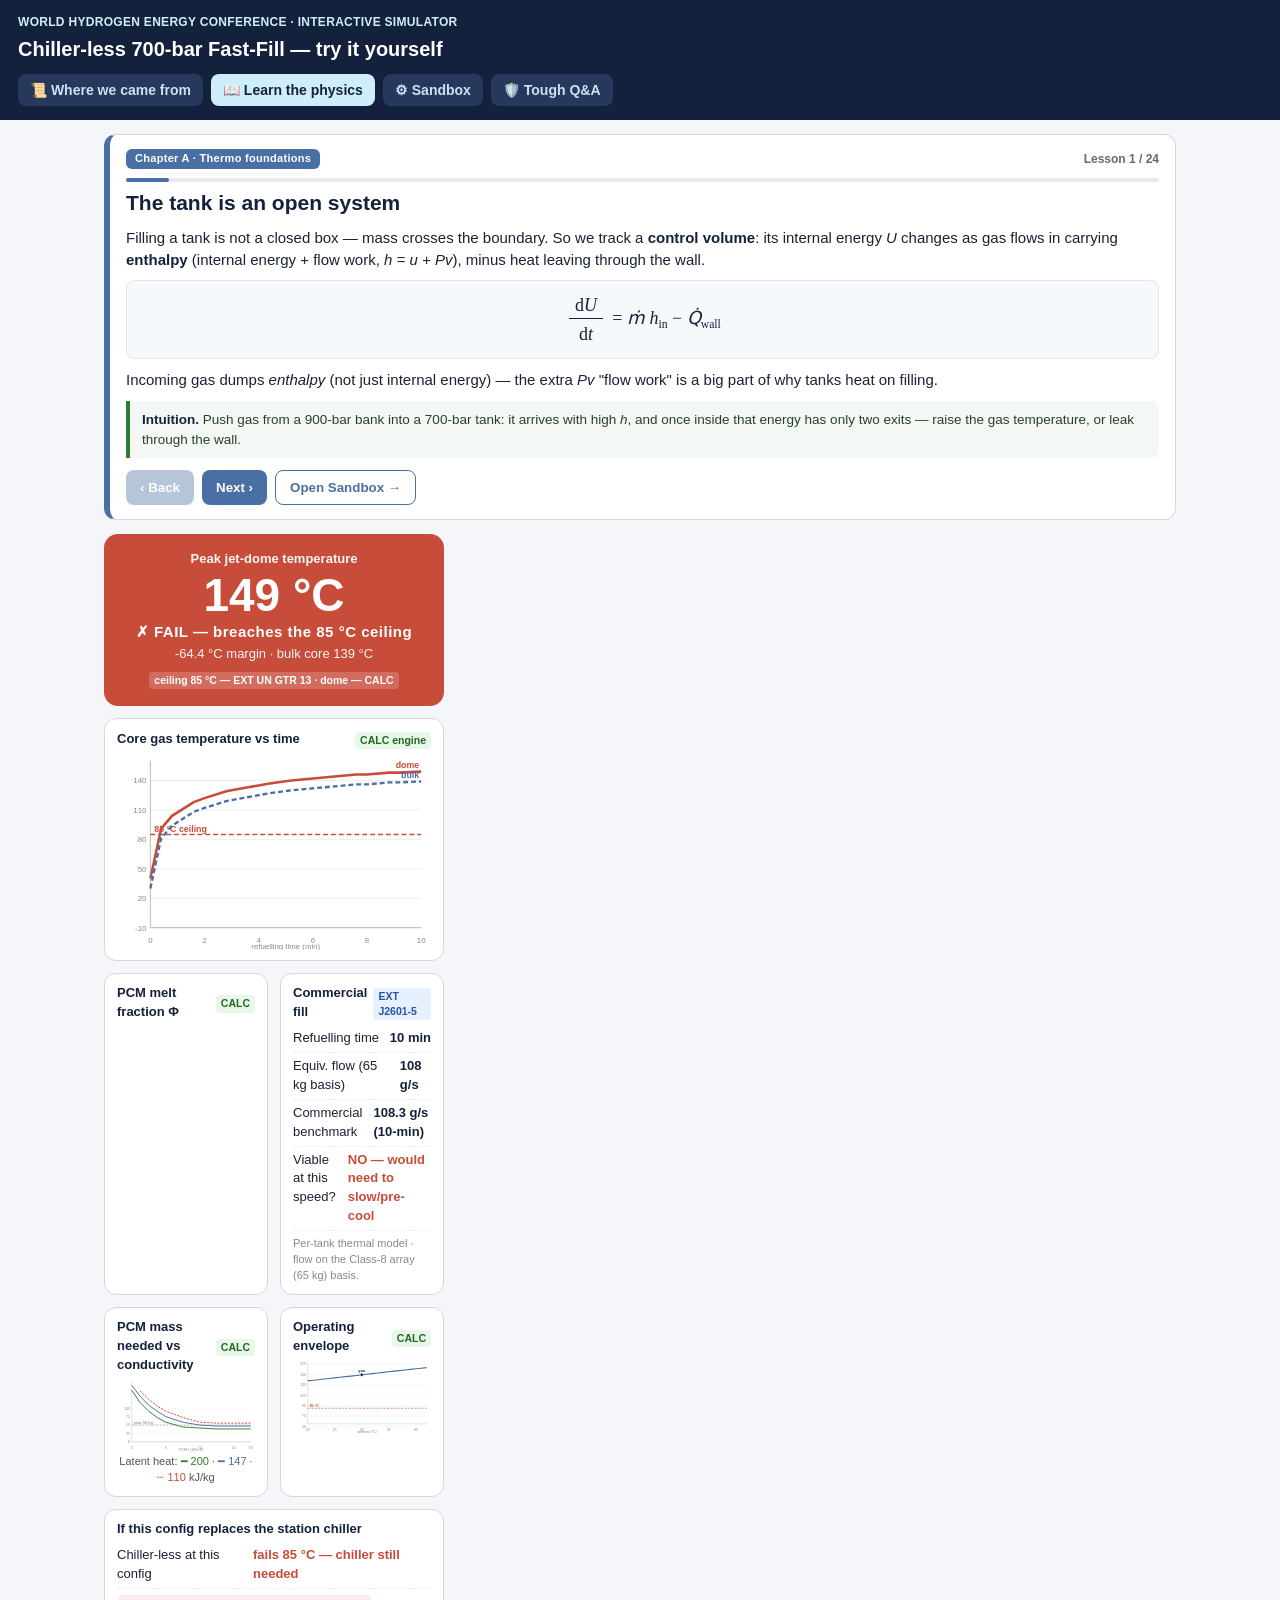
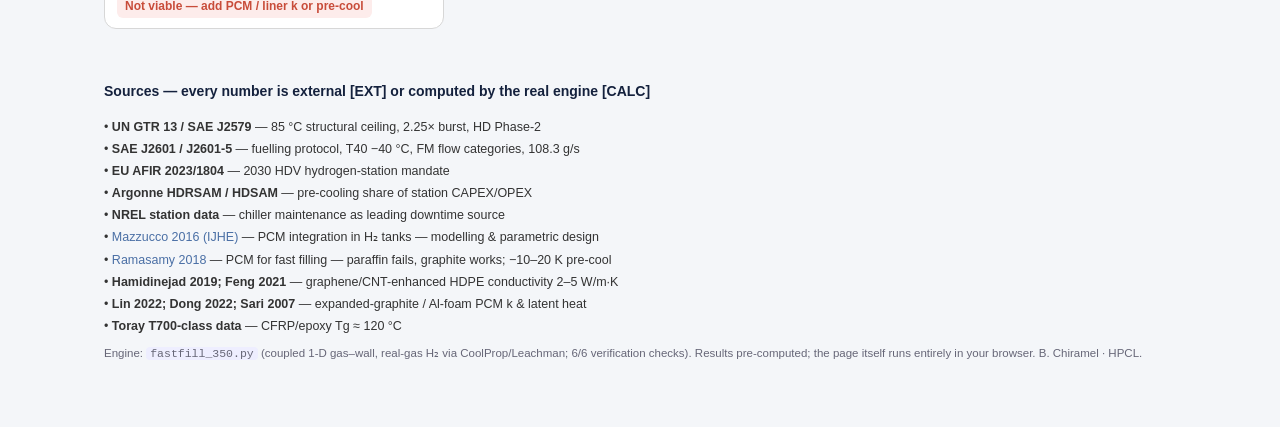
<file: index.html>
<!DOCTYPE html>
<html lang="en">
<head>
<meta charset="utf-8">
<meta name="viewport" content="width=device-width, initial-scale=1, maximum-scale=1">
<title>Eliminating the Chiller — Interactive Simulator</title>
<link rel="stylesheet" href="style.css">
</head>
<body>
<header>
  <div class="eyebrow">World Hydrogen Energy Conference · interactive simulator</div>
  <h1>Chiller-less 700-bar Fast-Fill — try it yourself</h1>
  <div class="modebar">
    <button id="mHistory" class="modebtn">📜 Where we came from</button>
    <button id="mStory" class="modebtn active">📖 Learn the physics</button>
    <button id="mSandbox" class="modebtn">⚙ Sandbox</button>
    <button id="mQA" class="modebtn">🛡️ Tough Q&A</button>
  </div>
</header>

<main>
  <!-- ================= STORY ================= -->
  <section id="story">
    <div class="storycard">
      <div class="lessonhead"><span id="chapBadge" class="chapbadge"></span><span id="lessonCount"></span></div>
      <div class="progbar"><div id="progFill" class="progfill"></div></div>
      <h2 id="storyTitle"></h2>
      <div id="storyBody"></div>
      <div id="lessonCheck"></div>
      <div class="storynav">
        <button id="prevBtn">‹ Back</button>
        <button id="nextBtn">Next ›</button>
        <button id="toSandbox" class="ghost">Open Sandbox →</button>
      </div>
    </div>
  </section>

  <!-- ================= CONTROLS ================= -->
  <section id="controls" class="hidden">
    <div class="grp">
      <h3>① Fill conditions</h3>
      <label>Fill temperature
        <div class="seg" id="segTemp">
          <button data-v="-40">T40 chiller (−40 °C)</button>
          <button data-v="amb" class="active">Ambient (no chiller)</button>
        </div>
      </label>
      <label id="ambWrap">Ambient temperature: <b id="ambVal">30 °C</b>
        <input type="range" id="amb" min="0" max="3" step="1" value="1">
        <span class="src calc">CALC scope</span>
      </label>
      <label>Refuelling time: <b id="ftVal">10 min</b>
        <input type="range" id="ft" min="0" max="2" step="1" value="2">
        <span class="src ext">EXT J2601-5 · 108.3 g/s = 10 min</span>
      </label>
    </div>

    <div class="grp">
      <h3>② Tank liner <span class="hint">(the bottleneck)</span></h3>
      <label>Material
        <select id="liner"></select>
        <span class="src ext">EXT Travaš / Hamidinejad / Feng</span>
      </label>
      <div class="kreadout">conductivity k = <b id="linerK">0.4</b> W/m·K</div>
    </div>

    <div class="grp">
      <h3>③ PCM thermal sponge <span class="hint">(the heat sink)</span></h3>
      <label class="toggle"><input type="checkbox" id="pcmOn" checked> PCM layer ON</label>
      <div id="pcmFields">
        <label>Material
          <select id="pcmMat"></select>
          <span class="src ext">EXT Lin / Dong / Sari</span>
        </label>
        <div class="kreadout">k = <b id="pcmK">12</b> W/m·K · melt 45 °C · latent 147 kJ/kg <span class="src calc">CALC design</span></div>
        <label>PCM mass: <b id="massVal">50 kg</b>
          <input type="range" id="mass" min="0" max="4" step="1" value="2">
          <span class="src calc">CALC · ★ ~50 kg sweet spot</span>
        </label>
      </div>
    </div>
    <button id="resetDesign" class="resetbtn">↺ Reset to design point</button>
    <p class="assume">Fixed at the validated design point: melt 45 °C, h<sub>conv</sub>=500, +10 °C jet-dome offset, 700 bar. <a href="#refs">scope &amp; sources ↓</a></p>
  </section>

  <!-- ================= OUTPUTS ================= -->
  <section id="outputs">
    <div class="verdict" id="verdict">
      <div class="vlabel">Peak jet-dome temperature</div>
      <div class="vbig"><span id="domeT">—</span> °C</div>
      <div class="vsub" id="vmsg">—</div>
      <div class="vmargin" id="vmargin"></div>
      <div class="src ext">ceiling 85 °C — EXT UN GTR 13 · dome — CALC</div>
    </div>

    <div class="card">
      <div class="cardhd">Core gas temperature vs time <span class="src calc">CALC engine</span></div>
      <svg id="curve" viewBox="0 0 320 200" preserveAspectRatio="xMidYMid meet"></svg>
    </div>

    <div class="card half">
      <div class="cardhd">PCM melt fraction Φ <span class="src calc">CALC</span></div>
      <svg id="phi" viewBox="0 0 320 150" preserveAspectRatio="xMidYMid meet"></svg>
      <div id="phiWarn" class="warn hidden">Φ → 1.0: PCM fully melted — no latent reserve for a hotter day.</div>
    </div>
    <div class="card half">
      <div class="cardhd">Commercial fill <span class="src ext">EXT J2601-5</span></div>
      <div id="commercial" class="commercial"></div>
    </div>

    <div class="card half">
      <div class="cardhd">PCM mass needed vs conductivity <span class="src calc">CALC</span></div>
      <svg id="massreq" viewBox="0 0 320 170" preserveAspectRatio="xMidYMid meet"></svg>
      <div id="massreqLegend" class="chartlegend"></div>
    </div>
    <div class="card half">
      <div class="cardhd">Operating envelope <span class="src calc">CALC</span></div>
      <svg id="env" viewBox="0 0 320 170" preserveAspectRatio="xMidYMid meet"></svg>
    </div>

    <div class="card impact">
      <div class="cardhd">If this config replaces the station chiller</div>
      <div id="impact"></div>
    </div>
  </section>

  <!-- ================= HISTORY ================= -->
  <section id="history" class="hidden"></section>

  <!-- ================= TOUGH Q&A ================= -->
  <section id="qa" class="hidden"></section>
</main>

<footer id="refs">
  <h3>Sources — every number is external [EXT] or computed by the real engine [CALC]</h3>
  <div id="reflist"></div>
  <p class="fine">Engine: <code>fastfill_350.py</code> (coupled 1-D gas–wall, real-gas H₂ via CoolProp/Leachman; 6/6 verification checks). Results pre-computed; the page itself runs entirely in your browser. B. Chiramel · HPCL.</p>
</footer>

<div id="loading">Loading the engine results…</div>
<script src="course.js"></script>
<script src="app.js"></script>
</body>
</html>
</file>
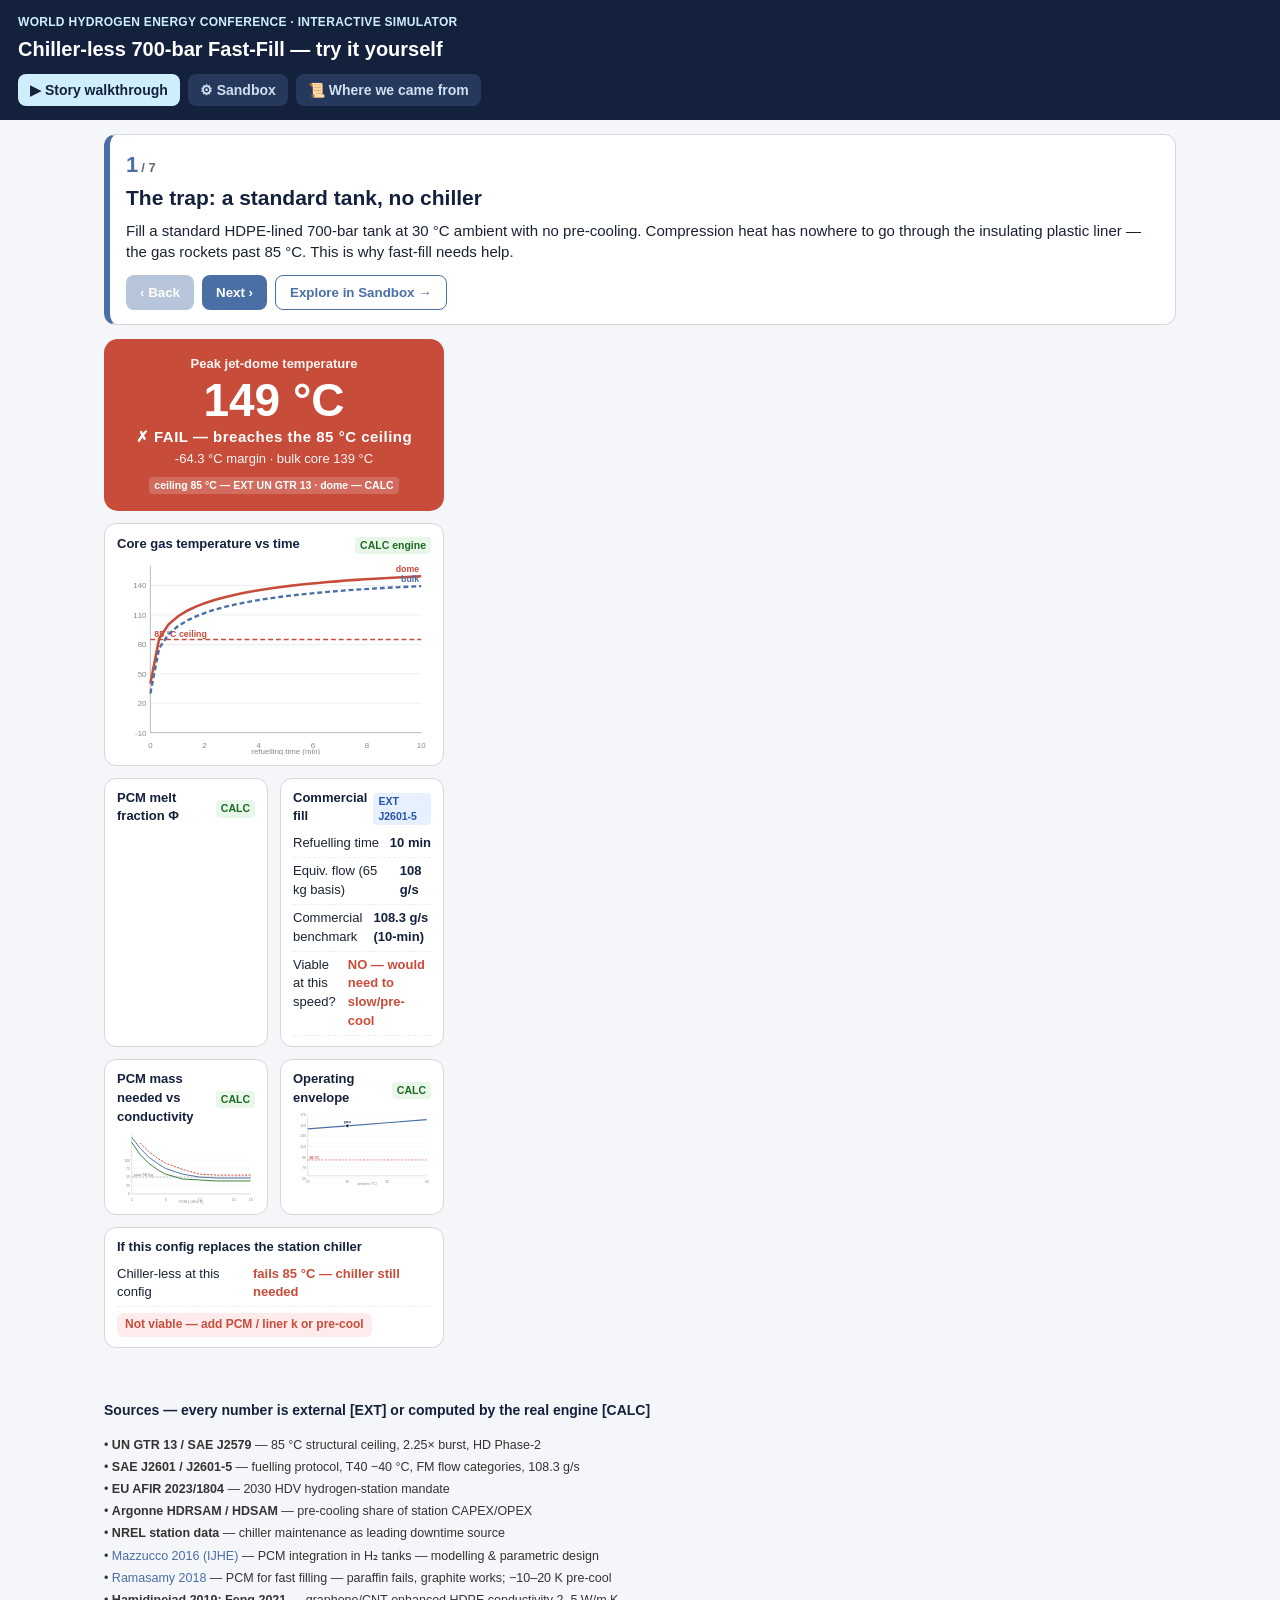
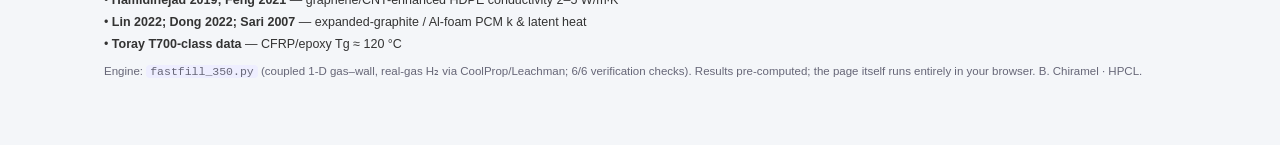
<file: _chiller_deploy/index.html>
<!DOCTYPE html>
<html lang="en">
<head>
<meta charset="utf-8">
<meta name="viewport" content="width=device-width, initial-scale=1, maximum-scale=1">
<title>Eliminating the Chiller — Interactive Simulator</title>
<link rel="stylesheet" href="style.css">
</head>
<body>
<header>
  <div class="eyebrow">World Hydrogen Energy Conference · interactive simulator</div>
  <h1>Chiller-less 700-bar Fast-Fill — try it yourself</h1>
  <div class="modebar">
    <button id="mStory" class="modebtn active">▶ Story walkthrough</button>
    <button id="mSandbox" class="modebtn">⚙ Sandbox</button>
    <button id="mHistory" class="modebtn">📜 Where we came from</button>
  </div>
</header>

<main>
  <!-- ================= STORY ================= -->
  <section id="story">
    <div class="storycard">
      <div class="stepno"><span id="stepIdx">1</span><span class="stepof">/ 7</span></div>
      <h2 id="storyTitle">The trap</h2>
      <p id="storyText">…</p>
      <div class="storynav">
        <button id="prevBtn">‹ Back</button>
        <button id="nextBtn">Next ›</button>
        <button id="toSandbox" class="ghost">Explore in Sandbox →</button>
      </div>
    </div>
  </section>

  <!-- ================= CONTROLS ================= -->
  <section id="controls" class="hidden">
    <div class="grp">
      <h3>① Fill conditions</h3>
      <label>Fill temperature
        <div class="seg" id="segTemp">
          <button data-v="-40">T40 chiller (−40 °C)</button>
          <button data-v="amb" class="active">Ambient (no chiller)</button>
        </div>
      </label>
      <label id="ambWrap">Ambient temperature: <b id="ambVal">30 °C</b>
        <input type="range" id="amb" min="0" max="3" step="1" value="1">
        <span class="src calc">CALC scope</span>
      </label>
      <label>Refuelling time: <b id="ftVal">10 min</b>
        <input type="range" id="ft" min="0" max="2" step="1" value="2">
        <span class="src ext">EXT J2601-5 · 108.3 g/s = 10 min</span>
      </label>
    </div>

    <div class="grp">
      <h3>② Tank liner <span class="hint">(the bottleneck)</span></h3>
      <label>Material
        <select id="liner"></select>
        <span class="src ext">EXT Travaš / Hamidinejad / Feng</span>
      </label>
      <div class="kreadout">conductivity k = <b id="linerK">0.4</b> W/m·K</div>
    </div>

    <div class="grp">
      <h3>③ PCM thermal sponge <span class="hint">(the heat sink)</span></h3>
      <label class="toggle"><input type="checkbox" id="pcmOn" checked> PCM layer ON</label>
      <div id="pcmFields">
        <label>Material
          <select id="pcmMat"></select>
          <span class="src ext">EXT Lin / Dong / Sari</span>
        </label>
        <div class="kreadout">k = <b id="pcmK">12</b> W/m·K · melt 45 °C · latent 147 kJ/kg <span class="src calc">CALC design</span></div>
        <label>PCM mass: <b id="massVal">50 kg</b>
          <input type="range" id="mass" min="0" max="4" step="1" value="2">
          <span class="src calc">CALC · ★ ~50 kg sweet spot</span>
        </label>
      </div>
    </div>
    <p class="assume">Fixed at the validated design point: melt 45 °C, h<sub>conv</sub>=500, +10 °C jet-dome offset, 700 bar. <a href="#refs">scope &amp; sources ↓</a></p>
  </section>

  <!-- ================= OUTPUTS ================= -->
  <section id="outputs">
    <div class="verdict" id="verdict">
      <div class="vlabel">Peak jet-dome temperature</div>
      <div class="vbig"><span id="domeT">—</span> °C</div>
      <div class="vsub" id="vmsg">—</div>
      <div class="vmargin" id="vmargin"></div>
      <div class="src ext">ceiling 85 °C — EXT UN GTR 13 · dome — CALC</div>
    </div>

    <div class="card">
      <div class="cardhd">Core gas temperature vs time <span class="src calc">CALC engine</span></div>
      <svg id="curve" viewBox="0 0 320 200" preserveAspectRatio="xMidYMid meet"></svg>
    </div>

    <div class="card half">
      <div class="cardhd">PCM melt fraction Φ <span class="src calc">CALC</span></div>
      <svg id="phi" viewBox="0 0 320 150" preserveAspectRatio="xMidYMid meet"></svg>
      <div id="phiWarn" class="warn hidden">Φ → 1.0: PCM fully melted — no latent reserve for a hotter day.</div>
    </div>
    <div class="card half">
      <div class="cardhd">Commercial fill <span class="src ext">EXT J2601-5</span></div>
      <div id="commercial" class="commercial"></div>
    </div>

    <div class="card half">
      <div class="cardhd">PCM mass needed vs conductivity <span class="src calc">CALC</span></div>
      <svg id="massreq" viewBox="0 0 320 170" preserveAspectRatio="xMidYMid meet"></svg>
    </div>
    <div class="card half">
      <div class="cardhd">Operating envelope <span class="src calc">CALC</span></div>
      <svg id="env" viewBox="0 0 320 170" preserveAspectRatio="xMidYMid meet"></svg>
    </div>

    <div class="card impact">
      <div class="cardhd">If this config replaces the station chiller</div>
      <div id="impact"></div>
    </div>
  </section>

  <!-- ================= HISTORY ================= -->
  <section id="history" class="hidden"></section>
</main>

<footer id="refs">
  <h3>Sources — every number is external [EXT] or computed by the real engine [CALC]</h3>
  <div id="reflist"></div>
  <p class="fine">Engine: <code>fastfill_350.py</code> (coupled 1-D gas–wall, real-gas H₂ via CoolProp/Leachman; 6/6 verification checks). Results pre-computed; the page itself runs entirely in your browser. B. Chiramel · HPCL.</p>
</footer>

<div id="loading">Loading the engine results…</div>
<script src="app.js"></script>
</body>
</html>
</file>
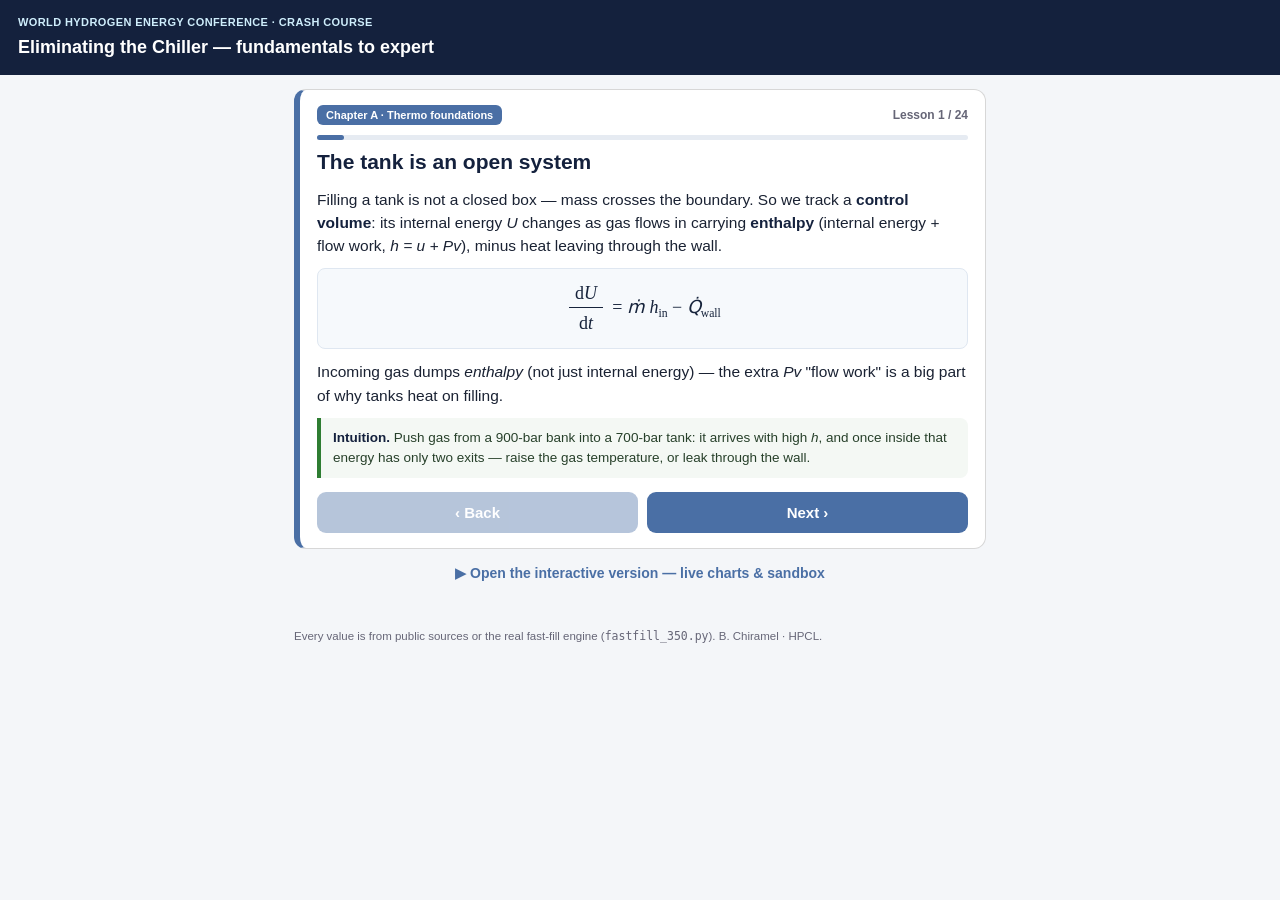
<file: course.html>
<!DOCTYPE html>
<html lang="en">
<head>
<meta charset="utf-8">
<meta name="viewport" content="width=device-width, initial-scale=1, maximum-scale=1">
<title>Eliminating the Chiller — Crash Course</title>
<meta name="description" content="A fundamentals-to-expert crash course on chiller-less 700-bar hydrogen fast-fill: thermodynamics, heat transfer, PCM physics, and how to defend the design.">
<meta property="og:title" content="Eliminating the Chiller — Crash Course">
<meta property="og:description" content="24 lessons, fundamentals → expert: real-gas thermodynamics, conduction & convection, phase-change materials, and the full defense of chiller-less H₂ fast-fill.">
<meta property="og:type" content="website">
<style>
:root{--navy:#14213D;--cond:#4A6FA5;--warn:#C84C3A;--feas:#2E7D32;--grey:#667;--line:#d7d7d7;--bg:#f4f6f9;--card:#fff}
*{box-sizing:border-box}
body{margin:0;font-family:-apple-system,Segoe UI,Roboto,Helvetica,Arial,sans-serif;color:#1a2233;background:var(--bg);line-height:1.5}
header{background:var(--navy);color:#fff;padding:14px 18px;position:sticky;top:0;z-index:5}
.eyebrow{color:#cfeefc;font-weight:700;font-size:11px;letter-spacing:.4px;text-transform:uppercase}
header h1{margin:3px 0 0;font-size:18px;font-weight:800}
main{max-width:720px;margin:0 auto;padding:14px}
.card{background:var(--card);border:1px solid var(--line);border-left:6px solid var(--cond);border-radius:12px;padding:15px 17px}
.lessonhead{display:flex;justify-content:space-between;align-items:center;font-size:12px;color:var(--grey);font-weight:700}
.chapbadge{background:var(--cond);color:#fff;border-radius:6px;padding:2px 9px;font-size:11px}
.progbar{height:5px;background:#e6ebf2;border-radius:3px;margin:10px 0 6px}
.progfill{height:100%;background:var(--cond);border-radius:3px;transition:width .25s}
h2{margin:4px 0 10px;color:var(--navy);font-size:21px}
#body{font-size:15.5px}
#body p{margin:0 0 11px}
#body b{color:var(--navy)}
#body sup{font-size:.65em}
.eqn{font-family:Georgia,'Times New Roman',serif;font-size:18px;text-align:center;background:#f6f9fc;border:1px solid #dfe7f1;border-radius:8px;padding:11px 10px;margin:11px 0;color:#16233b}
.eqn i{font-style:italic}.eqn sub{font-size:.65em}
.frac{display:inline-flex;flex-direction:column;vertical-align:middle;text-align:center;margin:0 .25em}
.frac>span:first-child{border-bottom:1.6px solid currentColor;padding:0 .35em}
.frac>span:last-child{padding:2px .35em 0}
.eqnnote{font-size:12px;color:var(--grey);text-align:center;margin:-5px 0 10px;font-style:italic}
.example{background:#f4f8f4;border-left:4px solid var(--feas);border-radius:0 8px 8px 0;padding:10px 12px;margin:11px 0;font-size:13.5px;color:#27402a}
.litnote{background:#eef3fb;border-left:4px solid var(--cond);border-radius:0 8px 8px 0;padding:10px 12px;margin:11px 0;font-size:13px;color:#22364f}
.defends{background:#fff6e8;border:1px dashed #e3b366;border-radius:8px;padding:10px 12px;margin:12px 0 2px;font-size:13px;color:#5a4416}
.defends i{color:#7a5a1a}
.check{background:#fff8ec;border:1px solid #f0e0bd;border-radius:10px;padding:13px;margin:13px 0}
.check .q{font-weight:800;color:var(--navy);margin-bottom:8px;font-size:14.5px}
.check .opt{display:block;width:100%;text-align:left;padding:11px 13px;margin:7px 0;border:1px solid var(--line);border-radius:8px;background:#fff;cursor:pointer;font-size:14px;color:#1a2233}
.check .opt:hover{border-color:var(--cond)}
.check .opt.correct{background:#e9f6ea;border-color:var(--feas);font-weight:700}
.check .opt.wrong{background:#fdeceb;border-color:var(--warn)}
.check .reveal{margin-top:10px;font-size:13.5px;color:#33404f;background:#fff;border-radius:8px;padding:10px 12px;border:1px dashed var(--line);display:none}
.check .reveal.show{display:block}
nav{display:flex;gap:9px;margin-top:14px}
nav button{flex:1;background:var(--cond);color:#fff;border:0;border-radius:9px;padding:12px;font-weight:800;cursor:pointer;font-size:15px}
nav button:disabled{opacity:.4}
.done{text-align:center;background:var(--card);border:1px solid var(--line);border-radius:12px;padding:20px;margin-top:12px;display:none}
.done.show{display:block}
.simlink{display:block;text-align:center;margin:14px 0 30px;color:var(--cond);font-weight:700;text-decoration:none;font-size:14px}
footer{max-width:720px;margin:0 auto 30px;padding:0 14px;font-size:11.5px;color:var(--grey)}
</style>
</head>
<body>
<header>
  <div class="eyebrow">World Hydrogen Energy Conference · crash course</div>
  <h1>Eliminating the Chiller — fundamentals to expert</h1>
</header>
<main>
  <div class="card">
    <div class="lessonhead"><span id="chap" class="chapbadge"></span><span id="count"></span></div>
    <div class="progbar"><div id="prog" class="progfill"></div></div>
    <h2 id="title"></h2>
    <div id="body"></div>
    <div id="check"></div>
    <nav>
      <button id="prev">‹ Back</button>
      <button id="next">Next ›</button>
    </nav>
  </div>
  <a class="simlink" href="./" target="_blank">▶ Open the interactive version — live charts &amp; sandbox</a>
</main>
<footer>Every value is from public sources or the real fast-fill engine (<code>fastfill_350.py</code>). B. Chiramel · HPCL.</footer>

<script src="course.js"></script>
<script>
var i=0;
function checkHTML(c){
  return '<div class="check"><div class="q">🤔 '+c.q+'</div>'+
    c.opts.map(function(o){return '<button class="opt" data-ok="'+(o.ok?1:0)+'">'+o.t+'</button>';}).join('')+
    '<div class="reveal">'+c.reveal+'</div></div>';
}
function show(n){
  i=(n+LESSONS.length)%LESSONS.length;
  var L=LESSONS[i];
  document.getElementById('chap').textContent='Chapter '+L.ch;
  document.getElementById('count').textContent='Lesson '+(i+1)+' / '+LESSONS.length;
  document.getElementById('prog').style.width=(100*(i+1)/LESSONS.length)+'%';
  document.getElementById('title').textContent=L.title;
  document.getElementById('body').innerHTML=L.body;
  document.getElementById('check').innerHTML=L.check?checkHTML(L.check):'';
  document.getElementById('prev').disabled=i===0;
  document.getElementById('next').textContent=i===LESSONS.length-1?'Finish ✓':'Next ›';
  window.scrollTo({top:0,behavior:'smooth'});
}
document.getElementById('next').addEventListener('click',function(){
  if(i===LESSONS.length-1){document.querySelector('.done').classList.add('show');window.scrollTo({top:9999,behavior:'smooth'});}
  else show(i+1);
});
document.getElementById('prev').addEventListener('click',function(){show(i-1);});
document.getElementById('check').addEventListener('click',function(e){
  var b=e.target.closest('.opt'); if(!b) return;
  var box=b.closest('.check');
  box.querySelectorAll('.opt').forEach(function(o){
    if(o.dataset.ok==='1') o.classList.add('correct');
    else if(o===b) o.classList.add('wrong');
    o.disabled=true; o.style.cursor='default';
  });
  box.querySelector('.reveal').classList.add('show');
});
show(0);
</script>
<div class="done" style="max-width:720px;margin:0 auto;">
  <div style="font-size:22px;font-weight:800;color:#14213D">🎉 Course complete</div>
  <p style="font-size:14px;color:#445">You can now defend the chiller-less design across thermodynamics, heat transfer, PCM physics, integrity, validation, logistics and economics.</p>
  <a class="simlink" href="./" target="_blank" style="margin:0">▶ Open the interactive simulator</a>
</div>
</body>
</html>
</file>
<file: style.css>
:root{
  --navy:#14213D; --cond:#4A6FA5; --warn:#C84C3A; --feas:#2E7D32;
  --band:#DCE6F1; --eyebrow:#1f6b86; --grey:#667; --line:#d7d7d7;
  --bg:#f4f6f9; --card:#fff;
}
*{box-sizing:border-box}
body{margin:0;font-family:-apple-system,Segoe UI,Roboto,Helvetica,Arial,sans-serif;
  color:#1a2233;background:var(--bg);line-height:1.45}
header{background:var(--navy);color:#fff;padding:14px 18px}
.eyebrow{color:#cfeefc;font-weight:700;font-size:12px;letter-spacing:.3px;text-transform:uppercase}
header h1{margin:4px 0 10px;font-size:20px;font-weight:800}
.modebar{display:flex;gap:8px}
.modebtn{background:#26385c;color:#cfe0f0;border:0;border-radius:8px;padding:8px 12px;font-weight:700;cursor:pointer;font-size:14px}
.modebtn.active{background:#cfeefc;color:var(--navy)}
main{max-width:1100px;margin:0 auto;padding:14px;display:grid;gap:14px}
@media(min-width:880px){
  main{grid-template-columns:340px 1fr;align-items:start}
  #story{grid-column:1 / -1}
  #controls{position:sticky;top:10px}
}
section{display:grid;gap:12px}
.hidden{display:none!important}

/* controls */
.grp{background:var(--card);border:1px solid var(--line);border-radius:12px;padding:12px 14px}
.grp h3{margin:0 0 8px;font-size:15px;color:var(--navy)}
.grp .hint{font-weight:400;color:var(--grey);font-size:12px}
label{display:block;font-size:13px;font-weight:600;margin:10px 0 4px}
label b{color:var(--navy)}
input[type=range]{width:100%;margin:6px 0 2px;accent-color:var(--cond)}
select{width:100%;padding:7px;border:1px solid var(--line);border-radius:8px;font-size:14px}
.seg{display:flex;gap:6px;margin-top:5px}
.seg button{flex:1;padding:8px;border:1px solid var(--cond);background:#fff;color:var(--cond);
  border-radius:8px;font-weight:700;font-size:12.5px;cursor:pointer}
.seg button.active{background:var(--cond);color:#fff}
.toggle{display:flex;align-items:center;gap:8px;font-size:14px}
.kreadout{font-size:13px;color:#333;margin:6px 0}
.src{display:inline-block;font-size:10.5px;font-weight:700;border-radius:4px;padding:1px 5px;margin-top:3px}
.src.ext{background:#e7f0ff;color:#2554a6}
.src.calc{background:#e9f6ea;color:#1d6b22}
.resetbtn{width:100%;padding:9px;border:1px solid var(--cond);background:#fff;color:var(--cond);border-radius:8px;font-weight:700;font-size:13px;cursor:pointer}
.resetbtn:hover{background:var(--cond);color:#fff}
.chartlegend{font-size:11px;color:#555;text-align:center;margin-top:2px}
.assume{font-size:11.5px;color:var(--grey);background:#fff;border:1px dashed var(--line);border-radius:10px;padding:8px 10px;margin-top:8px}
input[type=range]:disabled{opacity:.4} select:disabled{opacity:.5;background:#f3f3f3}
.assume a{color:var(--cond)}

/* verdict */
.verdict{border-radius:14px;padding:16px;color:#fff;text-align:center;transition:background .2s}
.verdict.pass{background:var(--feas)} .verdict.fail{background:var(--warn)} .verdict.none{background:#888}
.vlabel{font-size:13px;font-weight:700;opacity:.95}
.vbig{font-size:46px;font-weight:900;line-height:1.05;margin:2px 0}
.vsub{font-size:15px;font-weight:800;letter-spacing:.5px}
.vmargin{font-size:13px;opacity:.95;margin-top:2px}
.verdict .src{background:rgba(255,255,255,.18);color:#fff;margin-top:8px}

.card{background:var(--card);border:1px solid var(--line);border-radius:12px;padding:10px 12px}
.cardhd{font-size:13px;font-weight:800;color:var(--navy);margin-bottom:4px;display:flex;justify-content:space-between;align-items:center;gap:6px}
.card svg{width:100%;height:auto;display:block}
#outputs{grid-template-columns:1fr}
@media(min-width:560px){#outputs{grid-template-columns:1fr 1fr}
  .verdict,.card:not(.half),#outputs>.impact{grid-column:1 / -1}}
.warn{background:#fdeceb;color:var(--warn);border:1px solid #f0c0ba;border-radius:8px;padding:6px 8px;font-size:12px;font-weight:600;margin-top:6px}

.commercial .row,.impact .row{display:flex;justify-content:space-between;gap:8px;font-size:13px;padding:4px 0;border-bottom:1px dashed #eee}
.commercial b,.impact b{color:var(--navy)}
.ok{color:var(--feas);font-weight:800}.no{color:var(--warn);font-weight:800}
.impact .row:last-child{border:0}
.badge{display:inline-block;background:#e9f6ea;color:var(--feas);font-weight:800;font-size:12px;border-radius:6px;padding:3px 8px;margin-top:6px}

.modebar{overflow-x:auto;flex-wrap:nowrap;-webkit-overflow-scrolling:touch}
.modebtn{white-space:nowrap;flex:0 0 auto}
/* story / course */
.storycard{background:var(--card);border:1px solid var(--line);border-left:6px solid var(--cond);border-radius:12px;padding:14px 16px}
.lessonhead{display:flex;justify-content:space-between;align-items:center;font-size:12px;color:var(--grey);font-weight:700}
.chapbadge{background:var(--cond);color:#fff;border-radius:6px;padding:2px 9px;font-size:11px;letter-spacing:.3px}
.progbar{height:4px;background:#e6ebf2;border-radius:2px;margin:9px 0 6px}
.progfill{height:100%;background:var(--cond);border-radius:2px;transition:width .25s}
.storycard h2{margin:2px 0 8px;color:var(--navy);font-size:21px}
#storyBody{font-size:15px}
#storyBody p{margin:0 0 10px}
#storyBody b{color:var(--navy)}
/* equations */
.eqn{font-family:Georgia,'Times New Roman',serif;font-size:18px;text-align:center;
  background:#f6f9fc;border:1px solid #dfe7f1;border-radius:8px;padding:11px 10px;margin:10px 0;color:#16233b}
.eqn i{font-style:italic}
.eqn sub{font-size:.65em}
.frac{display:inline-flex;flex-direction:column;vertical-align:middle;text-align:center;margin:0 .25em}
.frac>span:first-child{border-bottom:1.6px solid currentColor;padding:0 .35em}
.frac>span:last-child{padding:2px .35em 0}
.eqnnote{font-size:12px;color:var(--grey);text-align:center;margin:-4px 0 10px;font-style:italic}
/* course content blocks */
.example{background:#f4f8f4;border-left:4px solid var(--feas);border-radius:0 8px 8px 0;padding:9px 12px;margin:10px 0;font-size:13.5px;color:#27402a}
.litnote{background:#eef3fb;border-left:4px solid var(--cond);border-radius:0 8px 8px 0;padding:9px 12px;margin:10px 0;font-size:13px;color:#22364f}
.defends{background:#fff6e8;border:1px dashed #e3b366;border-radius:8px;padding:9px 12px;margin:11px 0 2px;font-size:13px;color:#5a4416}
.defends i{color:#7a5a1a}
#storyBody sup{font-size:.65em}
/* predict-reveal */
.check{background:#fff8ec;border:1px solid #f0e0bd;border-radius:10px;padding:12px 13px;margin:12px 0}
.check .q{font-weight:800;color:var(--navy);margin-bottom:8px;font-size:14.5px}
.check .opt{display:block;width:100%;text-align:left;padding:10px 12px;margin:6px 0;border:1px solid var(--line);
  border-radius:8px;background:#fff;cursor:pointer;font-size:14px;color:#1a2233}
.check .opt:hover{border-color:var(--cond)}
.check .opt.correct{background:#e9f6ea;border-color:var(--feas);font-weight:700}
.check .opt.wrong{background:#fdeceb;border-color:var(--warn)}
.check .reveal{margin-top:9px;font-size:13.5px;color:#33404f;background:#fff;border-radius:8px;padding:9px 11px;border:1px dashed var(--line);display:none}
.check .reveal.show{display:block}
.storynav{display:flex;gap:8px;flex-wrap:wrap;margin-top:12px}
.storynav button{background:var(--cond);color:#fff;border:0;border-radius:8px;padding:9px 14px;font-weight:700;cursor:pointer}
.storynav .ghost{background:#fff;color:var(--cond);border:1px solid var(--cond)}
.storynav button:disabled{opacity:.4;cursor:default}

/* history */
#history{grid-column:1 / -1;gap:18px}
.histblock{background:var(--card);border:1px solid var(--line);border-radius:12px;padding:14px 16px}
.histblock .heyebrow{color:var(--warn);font-weight:800;font-size:11px;letter-spacing:1.2px;text-transform:uppercase}
.histblock h2{margin:3px 0 2px;color:var(--navy);font-size:19px}
.histblock .hintro{color:var(--grey);font-size:13px;font-style:italic;margin:0 0 12px}
.stages{display:grid;gap:10px}
@media(min-width:760px){.stages{grid-template-columns:repeat(var(--n,3),1fr)}}
.stage{border:1px solid var(--line);border-top:4px solid var(--cond);border-radius:10px;padding:10px 12px;background:#fbfcfe}
.stage.fail{border-top-color:var(--warn)} .stage.win{border-top-color:var(--feas)}
.stage .stag{font-size:11px;font-weight:800;color:var(--grey);letter-spacing:.4px;text-transform:uppercase}
.stage h4{margin:4px 0 5px;color:var(--navy);font-size:16px}
.stage p{margin:0;font-size:12.5px;color:#33404f}
.htake{margin-top:12px;background:var(--navy);color:#eaf2fb;border-radius:8px;padding:9px 12px;font-size:12.5px;font-weight:600}
.htake b{color:#bfe3ff}
/* tough Q&A */
#qa{grid-column:1 / -1;gap:14px}
.qaintro{background:var(--navy);color:#eaf2fb;border-radius:12px;padding:13px 16px;font-size:13.5px}
.qaintro b{color:#bfe3ff}
.qalegend{display:flex;flex-wrap:wrap;gap:6px;margin-top:8px}
.qacat{background:var(--card);border:1px solid var(--line);border-radius:12px;padding:12px 15px}
.qacat>h3{margin:0 0 3px;color:var(--navy);font-size:16px}
.qacat>.cdesc{font-size:12px;color:var(--grey);font-style:italic;margin:0 0 6px}
.qaitem{border-top:1px solid #eef1f5}
.qaq{cursor:pointer;padding:11px 0;font-weight:700;font-size:14px;color:#1a2233;display:flex;gap:9px;align-items:flex-start}
.qaq .tw{color:var(--cond);flex:0 0 auto;transition:transform .15s}
.qaitem.open .qaq .tw{transform:rotate(90deg)}
.qaa{display:none;padding:0 0 13px 24px;font-size:13.5px;color:#33404f;line-height:1.5}
.qaitem.open .qaa{display:block}
.qaa b{color:var(--navy)}
.qatag{display:inline-block;font-size:10px;font-weight:800;border-radius:4px;padding:1px 6px;margin:0 4px 8px 0}
.qatag.calc{background:#e9f6ea;color:#1d6b22}
.qatag.ext{background:#e7f0ff;color:#2554a6}
.qatag.scope{background:#f0eef5;color:#5a4a7a}
.qatag.design{background:#fff1e0;color:#9a5a13}
.qatry{font-size:12.5px;color:var(--cond);font-weight:700;margin-top:7px;background:#f2f6fb;border-radius:7px;padding:6px 9px}
footer{max-width:1100px;margin:10px auto 40px;padding:14px;font-size:12.5px;color:#333}
footer h3{color:var(--navy);font-size:14px}
#reflist a{color:var(--cond);text-decoration:none}
#reflist div{padding:2px 0}
.fine{color:var(--grey);font-size:11.5px;margin-top:8px}
code{background:#eef;border-radius:4px;padding:0 4px}
#loading{position:fixed;inset:0;background:rgba(244,246,249,.95);display:flex;align-items:center;justify-content:center;font-weight:700;color:var(--navy);font-size:16px;z-index:50}
.curvelbl{font:700 9px sans-serif}
.axis{stroke:#bbb;stroke-width:1}.grid{stroke:#eee;stroke-width:1}
.tick{font:8px sans-serif;fill:#888}
</file>
<file: _chiller_deploy/style.css>
:root{
  --navy:#14213D; --cond:#4A6FA5; --warn:#C84C3A; --feas:#2E7D32;
  --band:#DCE6F1; --eyebrow:#1f6b86; --grey:#667; --line:#d7d7d7;
  --bg:#f4f6f9; --card:#fff;
}
*{box-sizing:border-box}
body{margin:0;font-family:-apple-system,Segoe UI,Roboto,Helvetica,Arial,sans-serif;
  color:#1a2233;background:var(--bg);line-height:1.45}
header{background:var(--navy);color:#fff;padding:14px 18px}
.eyebrow{color:#cfeefc;font-weight:700;font-size:12px;letter-spacing:.3px;text-transform:uppercase}
header h1{margin:4px 0 10px;font-size:20px;font-weight:800}
.modebar{display:flex;gap:8px}
.modebtn{background:#26385c;color:#cfe0f0;border:0;border-radius:8px;padding:8px 12px;font-weight:700;cursor:pointer;font-size:14px}
.modebtn.active{background:#cfeefc;color:var(--navy)}
main{max-width:1100px;margin:0 auto;padding:14px;display:grid;gap:14px}
@media(min-width:880px){
  main{grid-template-columns:340px 1fr;align-items:start}
  #story{grid-column:1 / -1}
  #controls{position:sticky;top:10px}
}
section{display:grid;gap:12px}
.hidden{display:none!important}

/* controls */
.grp{background:var(--card);border:1px solid var(--line);border-radius:12px;padding:12px 14px}
.grp h3{margin:0 0 8px;font-size:15px;color:var(--navy)}
.grp .hint{font-weight:400;color:var(--grey);font-size:12px}
label{display:block;font-size:13px;font-weight:600;margin:10px 0 4px}
label b{color:var(--navy)}
input[type=range]{width:100%;margin:6px 0 2px;accent-color:var(--cond)}
select{width:100%;padding:7px;border:1px solid var(--line);border-radius:8px;font-size:14px}
.seg{display:flex;gap:6px;margin-top:5px}
.seg button{flex:1;padding:8px;border:1px solid var(--cond);background:#fff;color:var(--cond);
  border-radius:8px;font-weight:700;font-size:12.5px;cursor:pointer}
.seg button.active{background:var(--cond);color:#fff}
.toggle{display:flex;align-items:center;gap:8px;font-size:14px}
.kreadout{font-size:13px;color:#333;margin:6px 0}
.src{display:inline-block;font-size:10.5px;font-weight:700;border-radius:4px;padding:1px 5px;margin-top:3px}
.src.ext{background:#e7f0ff;color:#2554a6}
.src.calc{background:#e9f6ea;color:#1d6b22}
.assume{font-size:11.5px;color:var(--grey);background:#fff;border:1px dashed var(--line);border-radius:10px;padding:8px 10px}
.assume a{color:var(--cond)}

/* verdict */
.verdict{border-radius:14px;padding:16px;color:#fff;text-align:center;transition:background .2s}
.verdict.pass{background:var(--feas)} .verdict.fail{background:var(--warn)} .verdict.none{background:#888}
.vlabel{font-size:13px;font-weight:700;opacity:.95}
.vbig{font-size:46px;font-weight:900;line-height:1.05;margin:2px 0}
.vsub{font-size:15px;font-weight:800;letter-spacing:.5px}
.vmargin{font-size:13px;opacity:.95;margin-top:2px}
.verdict .src{background:rgba(255,255,255,.18);color:#fff;margin-top:8px}

.card{background:var(--card);border:1px solid var(--line);border-radius:12px;padding:10px 12px}
.cardhd{font-size:13px;font-weight:800;color:var(--navy);margin-bottom:4px;display:flex;justify-content:space-between;align-items:center;gap:6px}
.card svg{width:100%;height:auto;display:block}
#outputs{grid-template-columns:1fr}
@media(min-width:560px){#outputs{grid-template-columns:1fr 1fr}
  .verdict,.card:not(.half),#outputs>.impact{grid-column:1 / -1}}
.warn{background:#fdeceb;color:var(--warn);border:1px solid #f0c0ba;border-radius:8px;padding:6px 8px;font-size:12px;font-weight:600;margin-top:6px}

.commercial .row,.impact .row{display:flex;justify-content:space-between;gap:8px;font-size:13px;padding:4px 0;border-bottom:1px dashed #eee}
.commercial b,.impact b{color:var(--navy)}
.ok{color:var(--feas);font-weight:800}.no{color:var(--warn);font-weight:800}
.impact .row:last-child{border:0}
.badge{display:inline-block;background:#e9f6ea;color:var(--feas);font-weight:800;font-size:12px;border-radius:6px;padding:3px 8px;margin-top:6px}

/* story */
.storycard{background:var(--card);border:1px solid var(--line);border-left:6px solid var(--cond);border-radius:12px;padding:14px 16px}
.stepno{font-size:13px;color:var(--grey);font-weight:700}
.stepno #stepIdx{font-size:22px;color:var(--cond)}
.stepof{margin-left:3px}
.storycard h2{margin:2px 0 6px;color:var(--navy);font-size:21px}
#storyText{font-size:15px;margin:0 0 12px}
.storynav{display:flex;gap:8px;flex-wrap:wrap}
.storynav button{background:var(--cond);color:#fff;border:0;border-radius:8px;padding:9px 14px;font-weight:700;cursor:pointer}
.storynav .ghost{background:#fff;color:var(--cond);border:1px solid var(--cond)}
.storynav button:disabled{opacity:.4;cursor:default}

/* history */
#history{grid-column:1 / -1;gap:18px}
.histblock{background:var(--card);border:1px solid var(--line);border-radius:12px;padding:14px 16px}
.histblock .heyebrow{color:var(--warn);font-weight:800;font-size:11px;letter-spacing:1.2px;text-transform:uppercase}
.histblock h2{margin:3px 0 2px;color:var(--navy);font-size:19px}
.histblock .hintro{color:var(--grey);font-size:13px;font-style:italic;margin:0 0 12px}
.stages{display:grid;gap:10px}
@media(min-width:760px){.stages{grid-template-columns:repeat(var(--n,3),1fr)}}
.stage{border:1px solid var(--line);border-top:4px solid var(--cond);border-radius:10px;padding:10px 12px;background:#fbfcfe}
.stage.fail{border-top-color:var(--warn)} .stage.win{border-top-color:var(--feas)}
.stage .stag{font-size:11px;font-weight:800;color:var(--grey);letter-spacing:.4px;text-transform:uppercase}
.stage h4{margin:4px 0 5px;color:var(--navy);font-size:16px}
.stage p{margin:0;font-size:12.5px;color:#33404f}
.htake{margin-top:12px;background:var(--navy);color:#eaf2fb;border-radius:8px;padding:9px 12px;font-size:12.5px;font-weight:600}
.htake b{color:#bfe3ff}
footer{max-width:1100px;margin:10px auto 40px;padding:14px;font-size:12.5px;color:#333}
footer h3{color:var(--navy);font-size:14px}
#reflist a{color:var(--cond);text-decoration:none}
#reflist div{padding:2px 0}
.fine{color:var(--grey);font-size:11.5px;margin-top:8px}
code{background:#eef;border-radius:4px;padding:0 4px}
#loading{position:fixed;inset:0;background:rgba(244,246,249,.95);display:flex;align-items:center;justify-content:center;font-weight:700;color:var(--navy);font-size:16px;z-index:50}
.curvelbl{font:700 9px sans-serif}
.axis{stroke:#bbb;stroke-width:1}.grid{stroke:#eee;stroke-width:1}
.tick{font:8px sans-serif;fill:#888}
</file>
